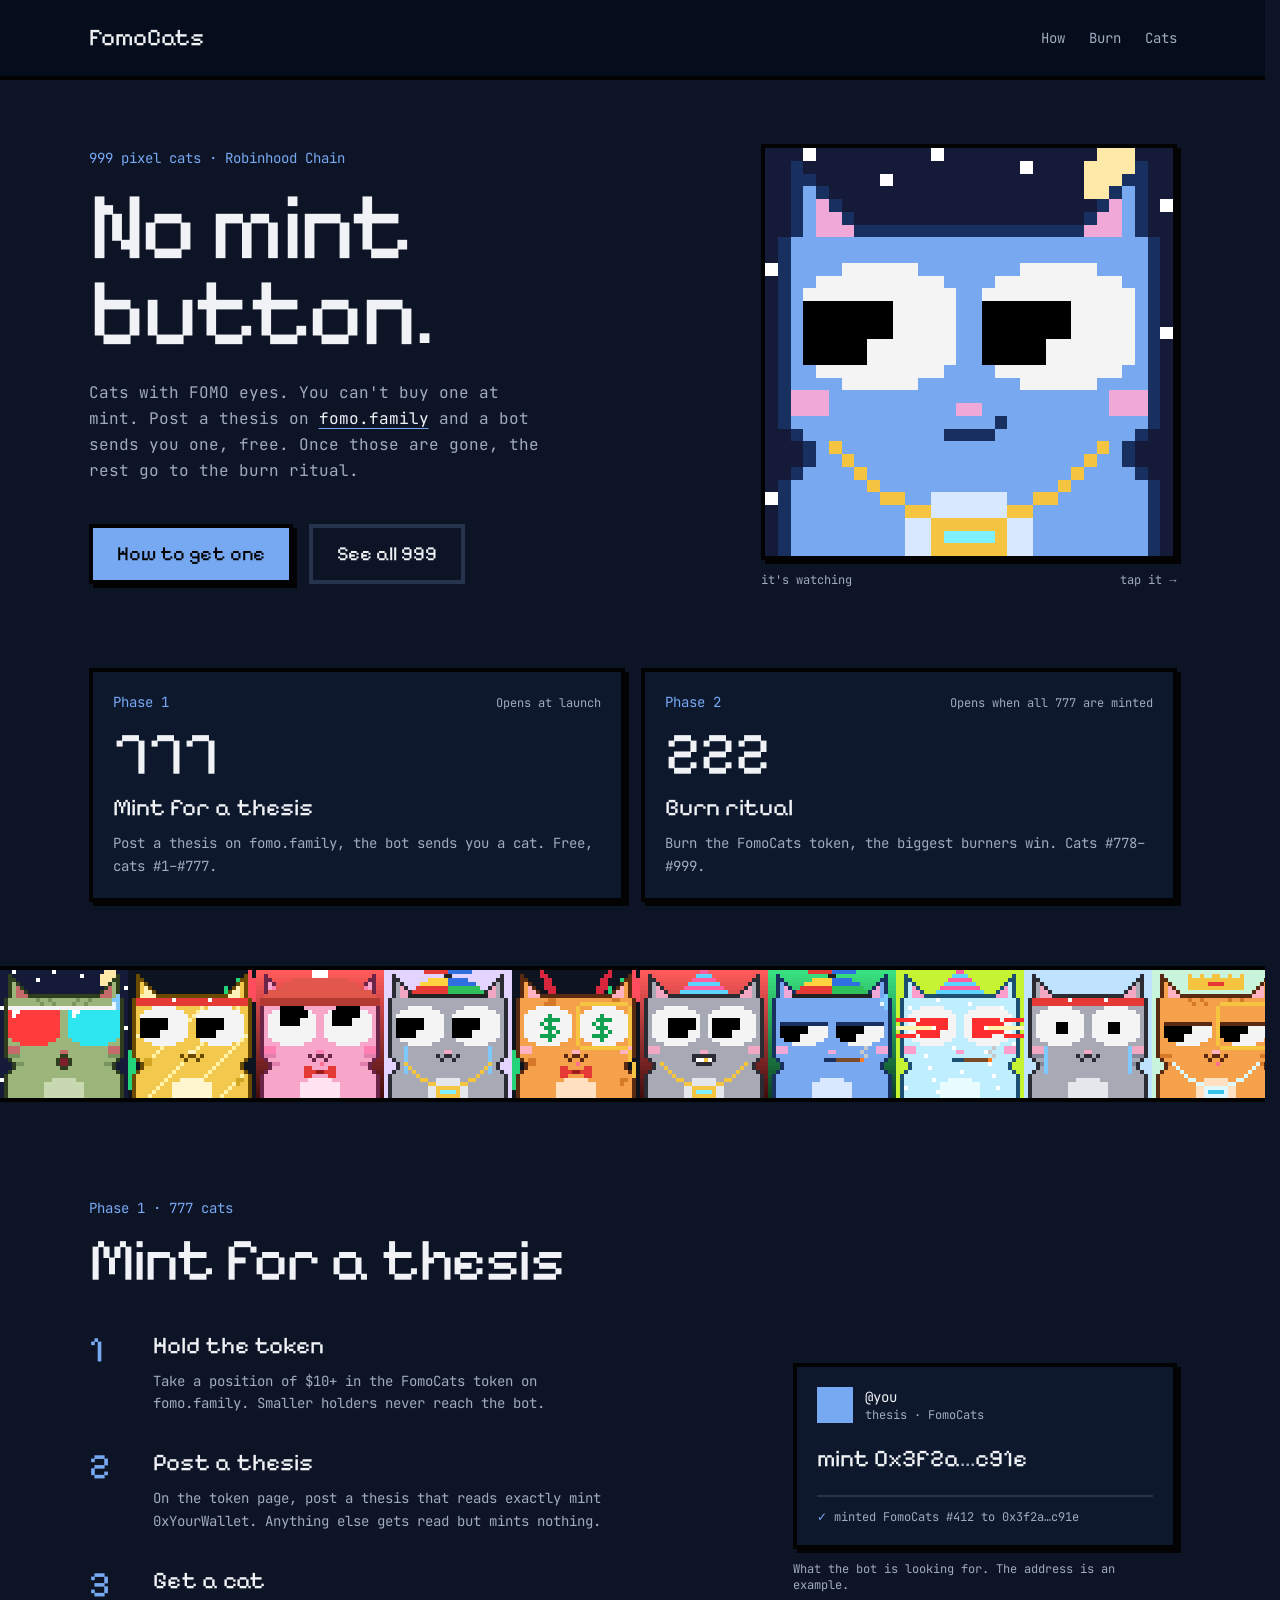
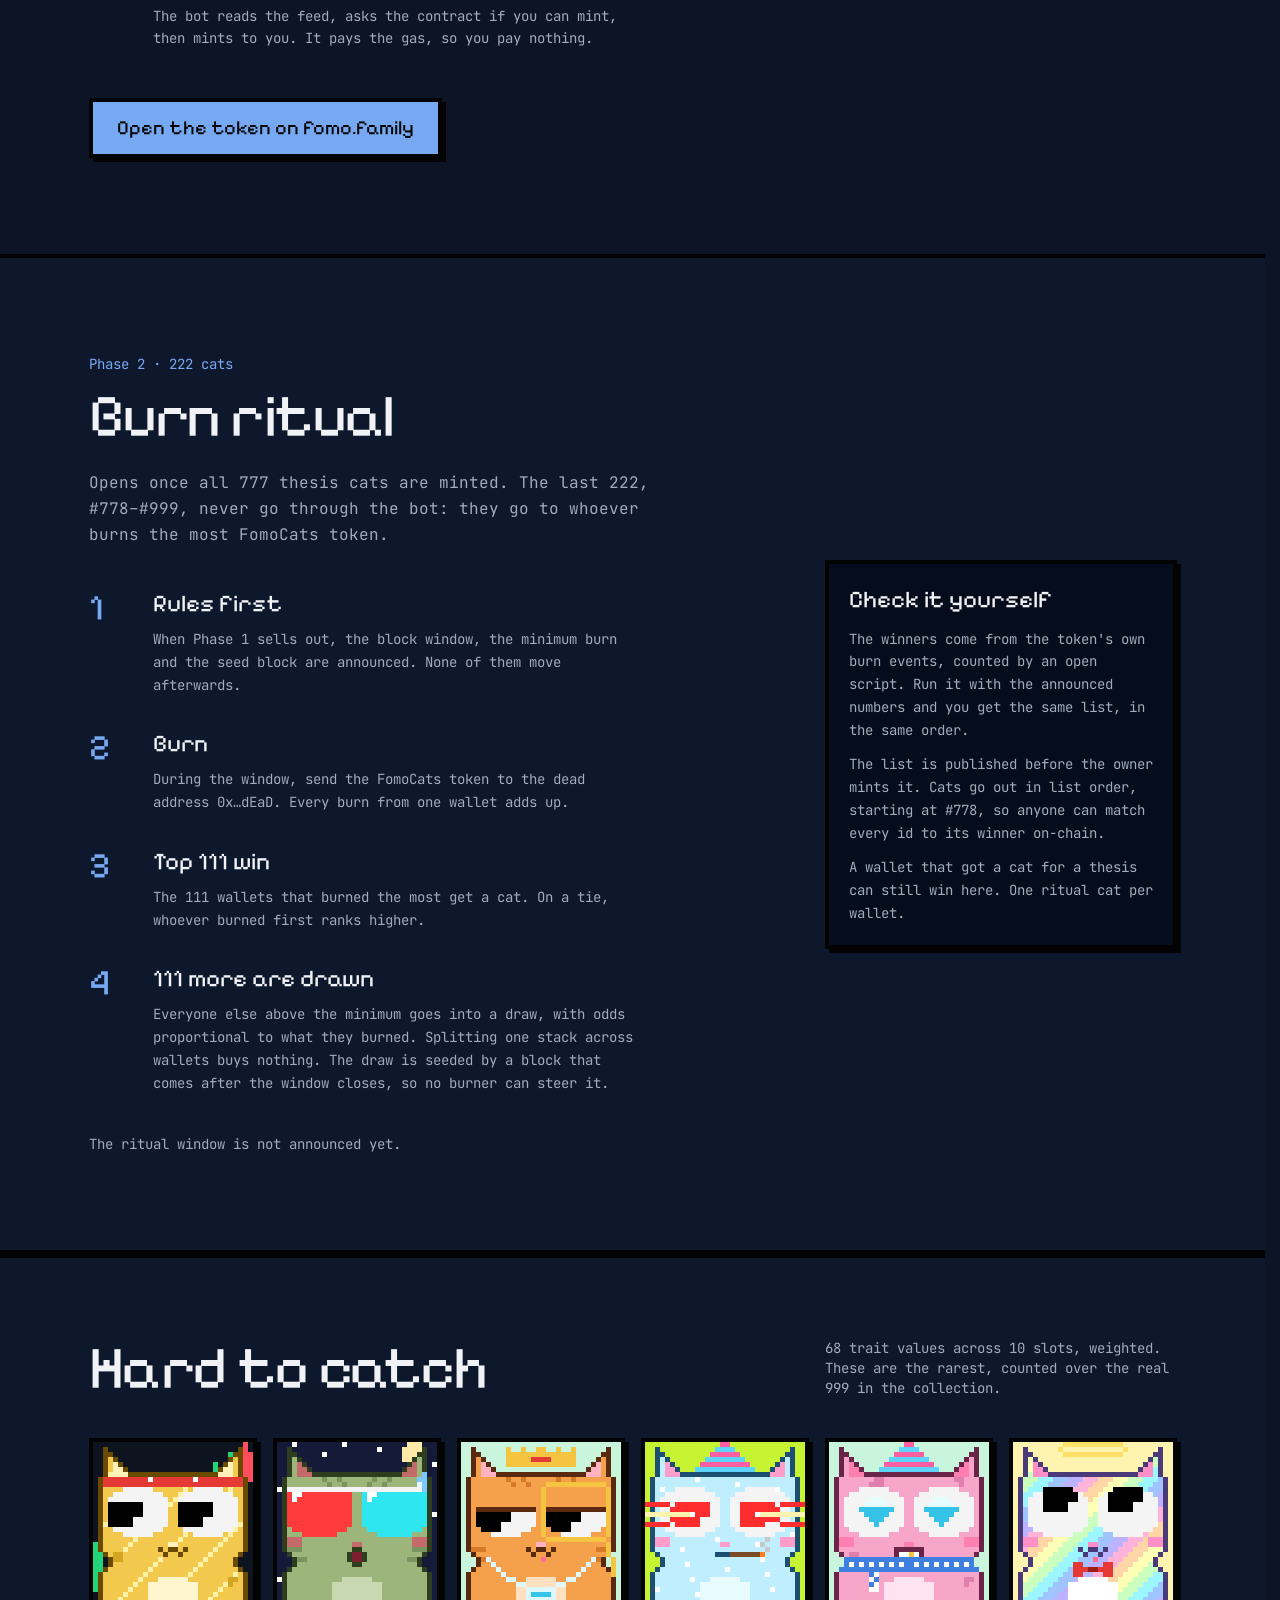
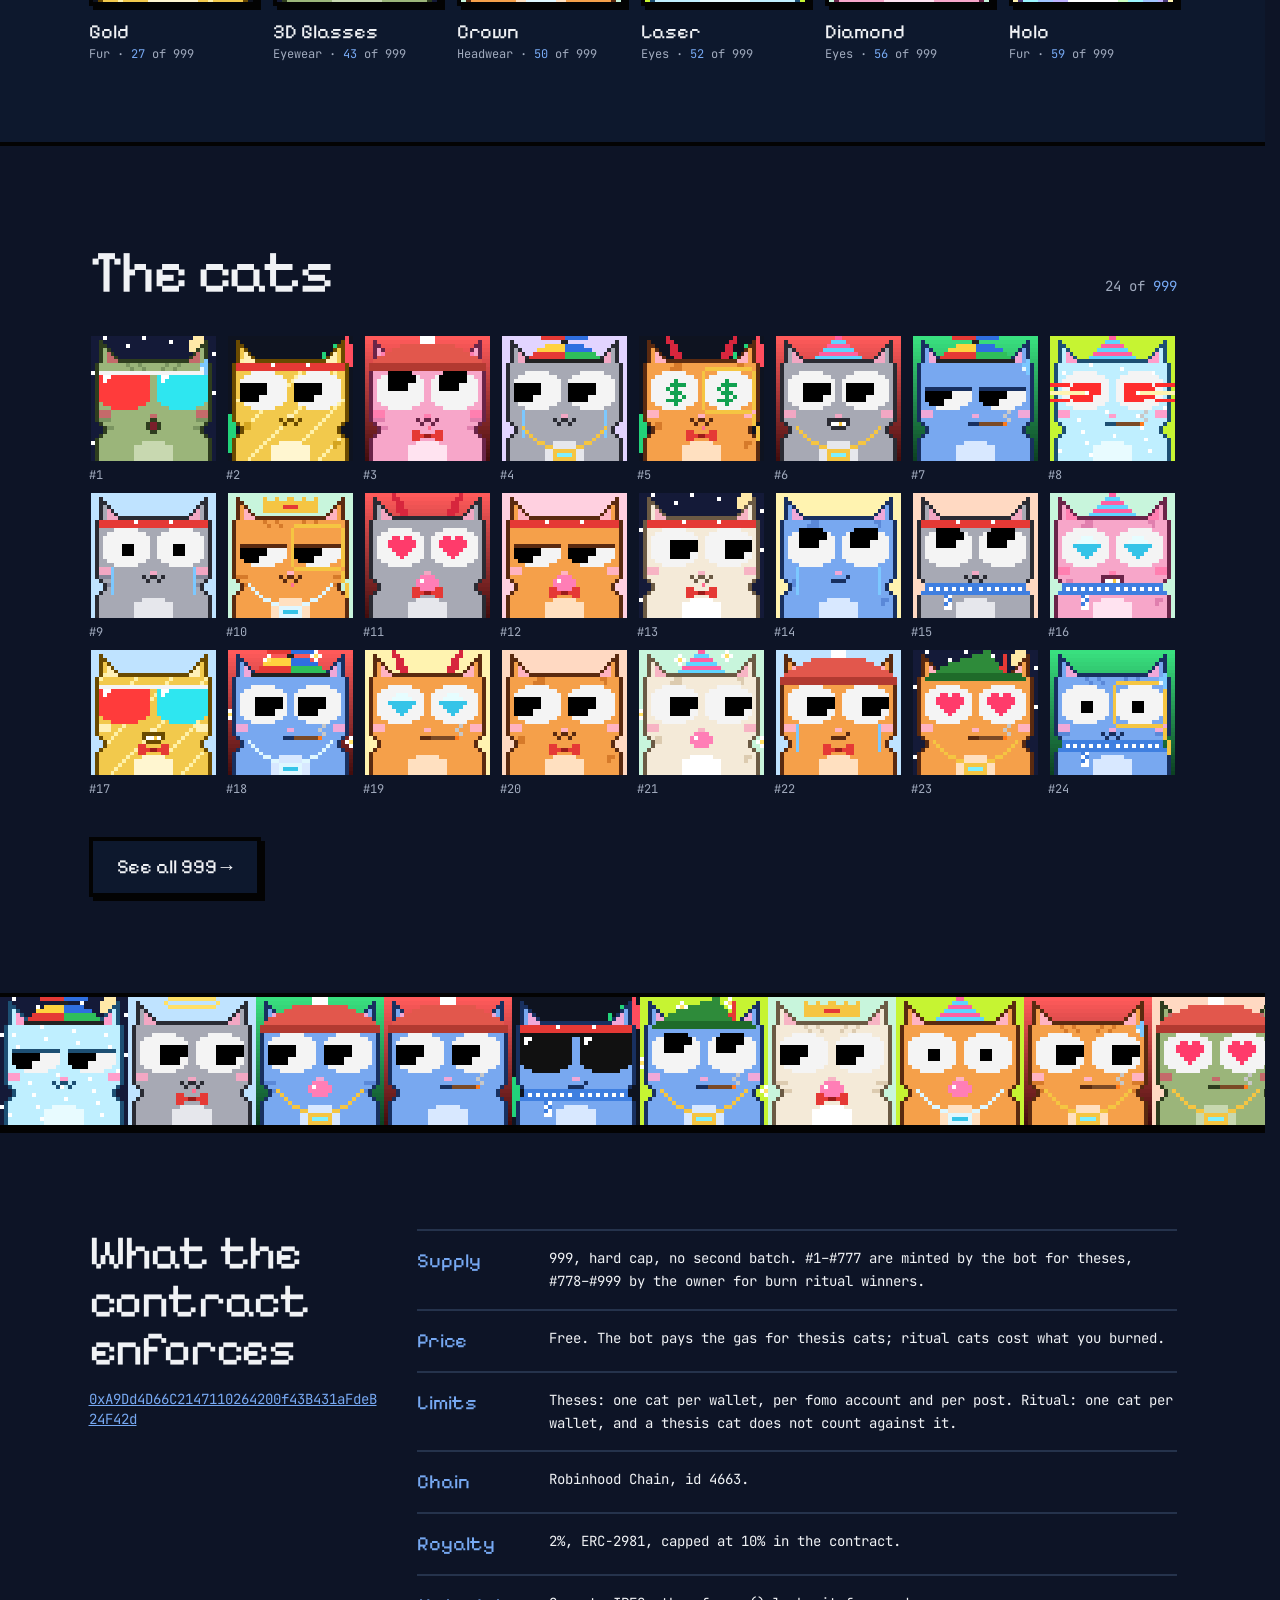
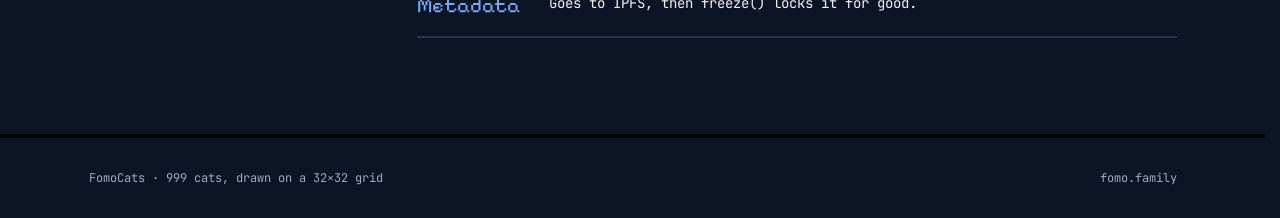
<file: index.html>
<!doctype html>
<html lang="en" style="background: #0d1426">
  <head>
    <meta charset="UTF-8" />
    <meta name="viewport" content="width=device-width, initial-scale=1.0, viewport-fit=cover" />
    <title>FomoCats: 999 pixel cats on Robinhood Chain</title>
    <meta name="description" content="999 pixel cats with FOMO eyes on Robinhood Chain. No mint button: 777 go to theses posted on fomo.family, 222 to the biggest burners in the ritual." />
    <meta name="theme-color" content="#0d1426" />
    <link rel="canonical" href="https://fomocats.fun/" />

    <link rel="icon" href="/favicon.svg" type="image/svg+xml" />
    <link rel="icon" href="/favicon-32.png" type="image/png" sizes="32x32" />
    <link rel="apple-touch-icon" href="/apple-touch-icon.png" />
    <link rel="manifest" href="/site.webmanifest" />

    <meta property="og:type" content="website" />
    <meta property="og:site_name" content="FomoCats" />
    <meta property="og:title" content="FomoCats: no mint button" />
    <meta property="og:description" content="999 pixel cats with FOMO eyes on Robinhood Chain. Post a thesis on fomo.family and a bot sends you one, or burn for one in the ritual." />
    <meta property="og:url" content="https://fomocats.fun/" />
    <meta property="og:image" content="https://fomocats.fun/og.png" />
    <meta property="og:image:width" content="1200" />
    <meta property="og:image:height" content="630" />
    <meta property="og:image:alt" content="A blue pixel cat with huge side-eyeing FOMO eyes, next to four more cats from the collection" />
    <meta name="twitter:card" content="summary_large_image" />
    <script type="module" crossorigin src="/assets/main-CI7gcL4j.js"></script>
    <link rel="modulepreload" crossorigin href="/assets/Gallery-DrD8gJ0W.js">
    <link rel="stylesheet" crossorigin href="/assets/Gallery-C_ba32G5.css">
  </head>
  <body>
    <div id="root">
      <noscript>
        <h1>FomoCats</h1>
        <p>999 pixel cats with FOMO eyes on Robinhood Chain. There is no mint button: hold the FomoCats token on fomo.family, post a thesis that reads "mint" and your wallet address, and a bot mints you a cat for free, one per wallet. Cats #1–#777 go out this way. The last 222, #778–#999, go to the burn ritual: the 111 wallets that burn the most FomoCats token in an announced window, plus 111 drawn from the other burners with odds by amount burned.</p>
      </noscript>
    </div>
  </body>
</html>
</file>
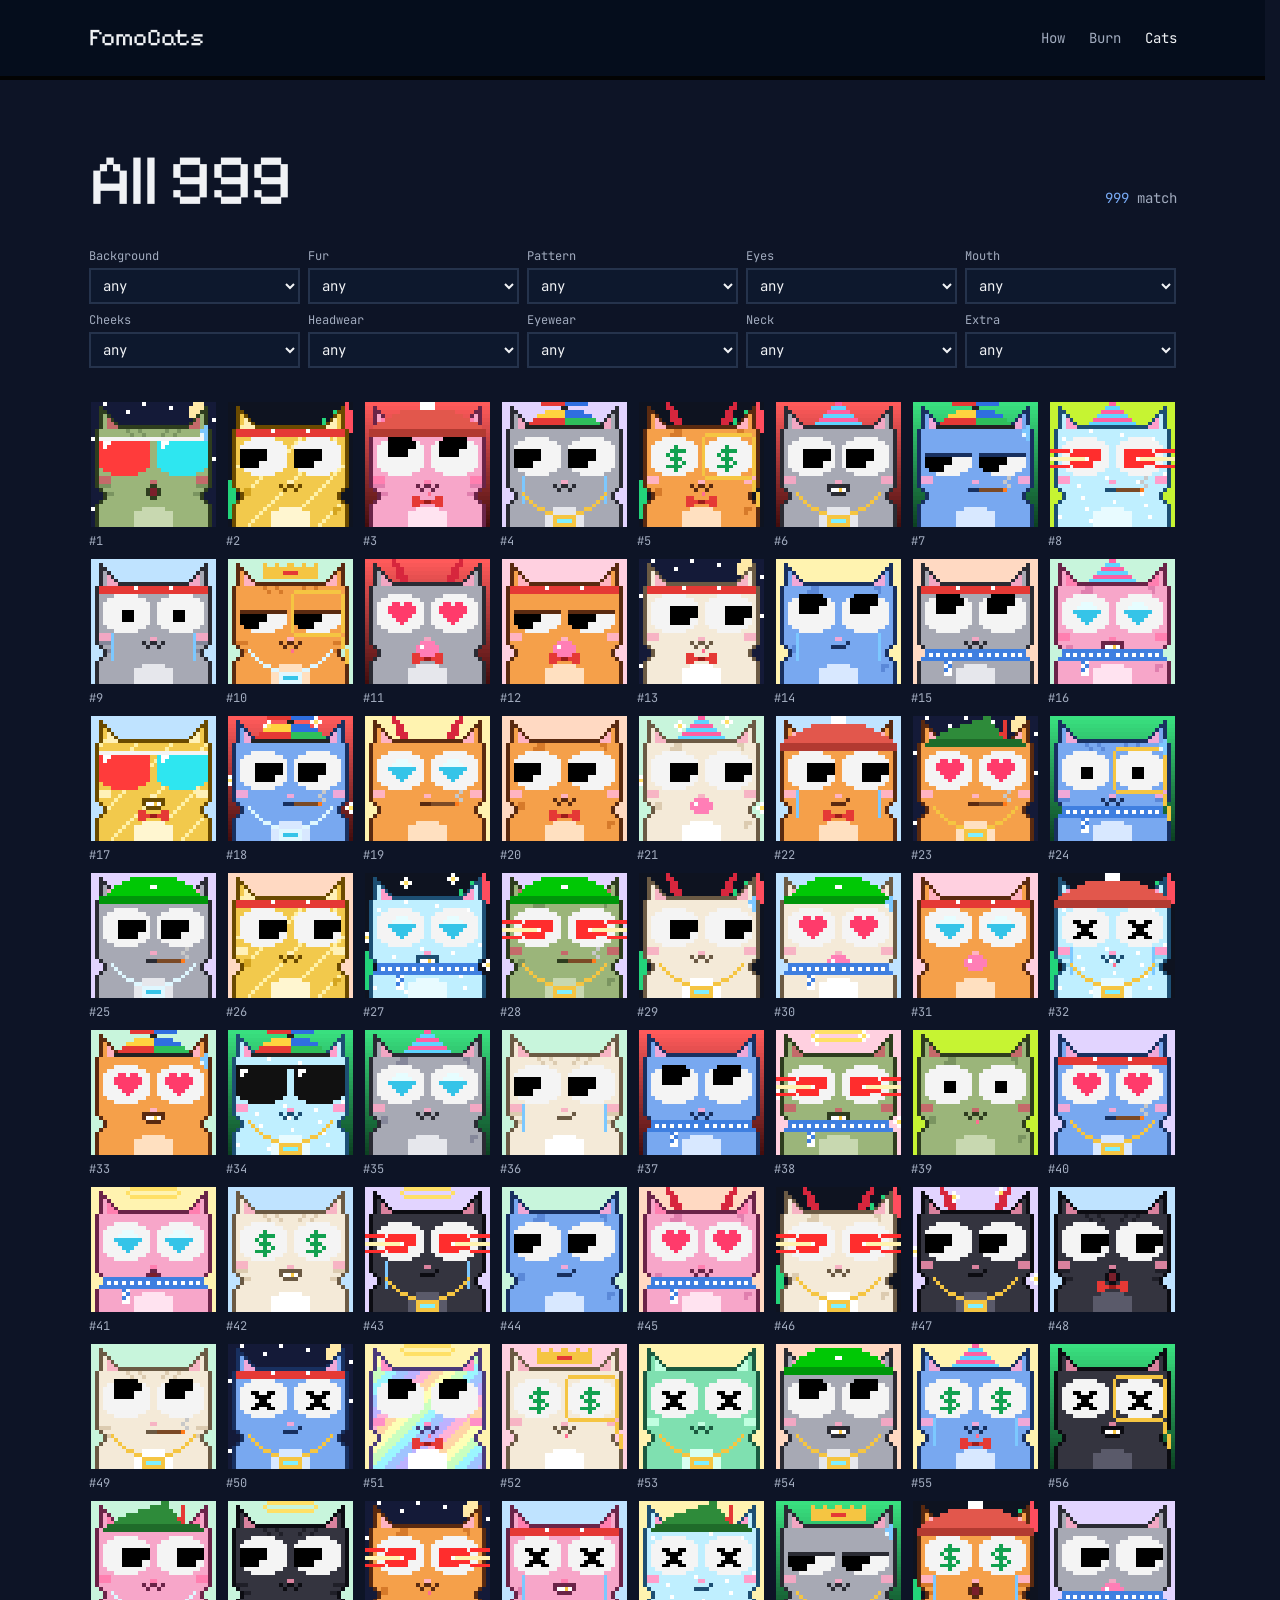
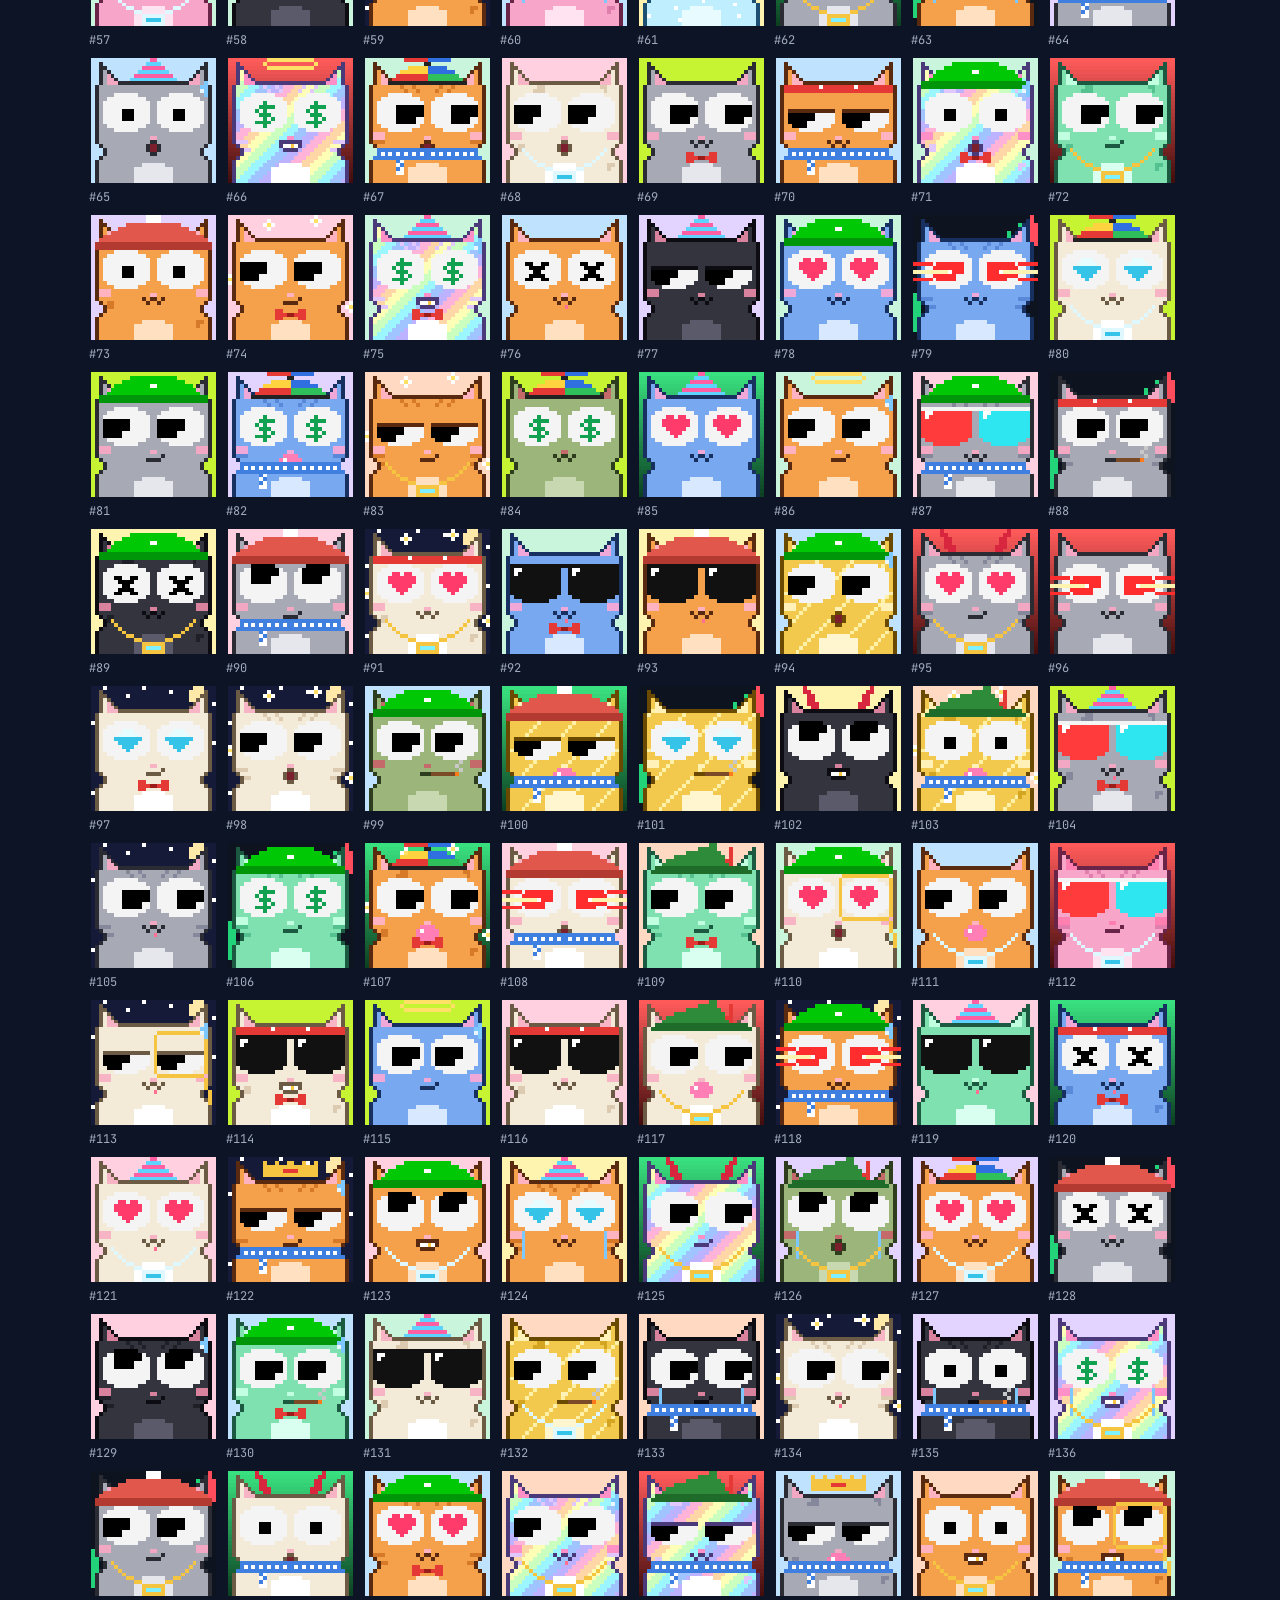
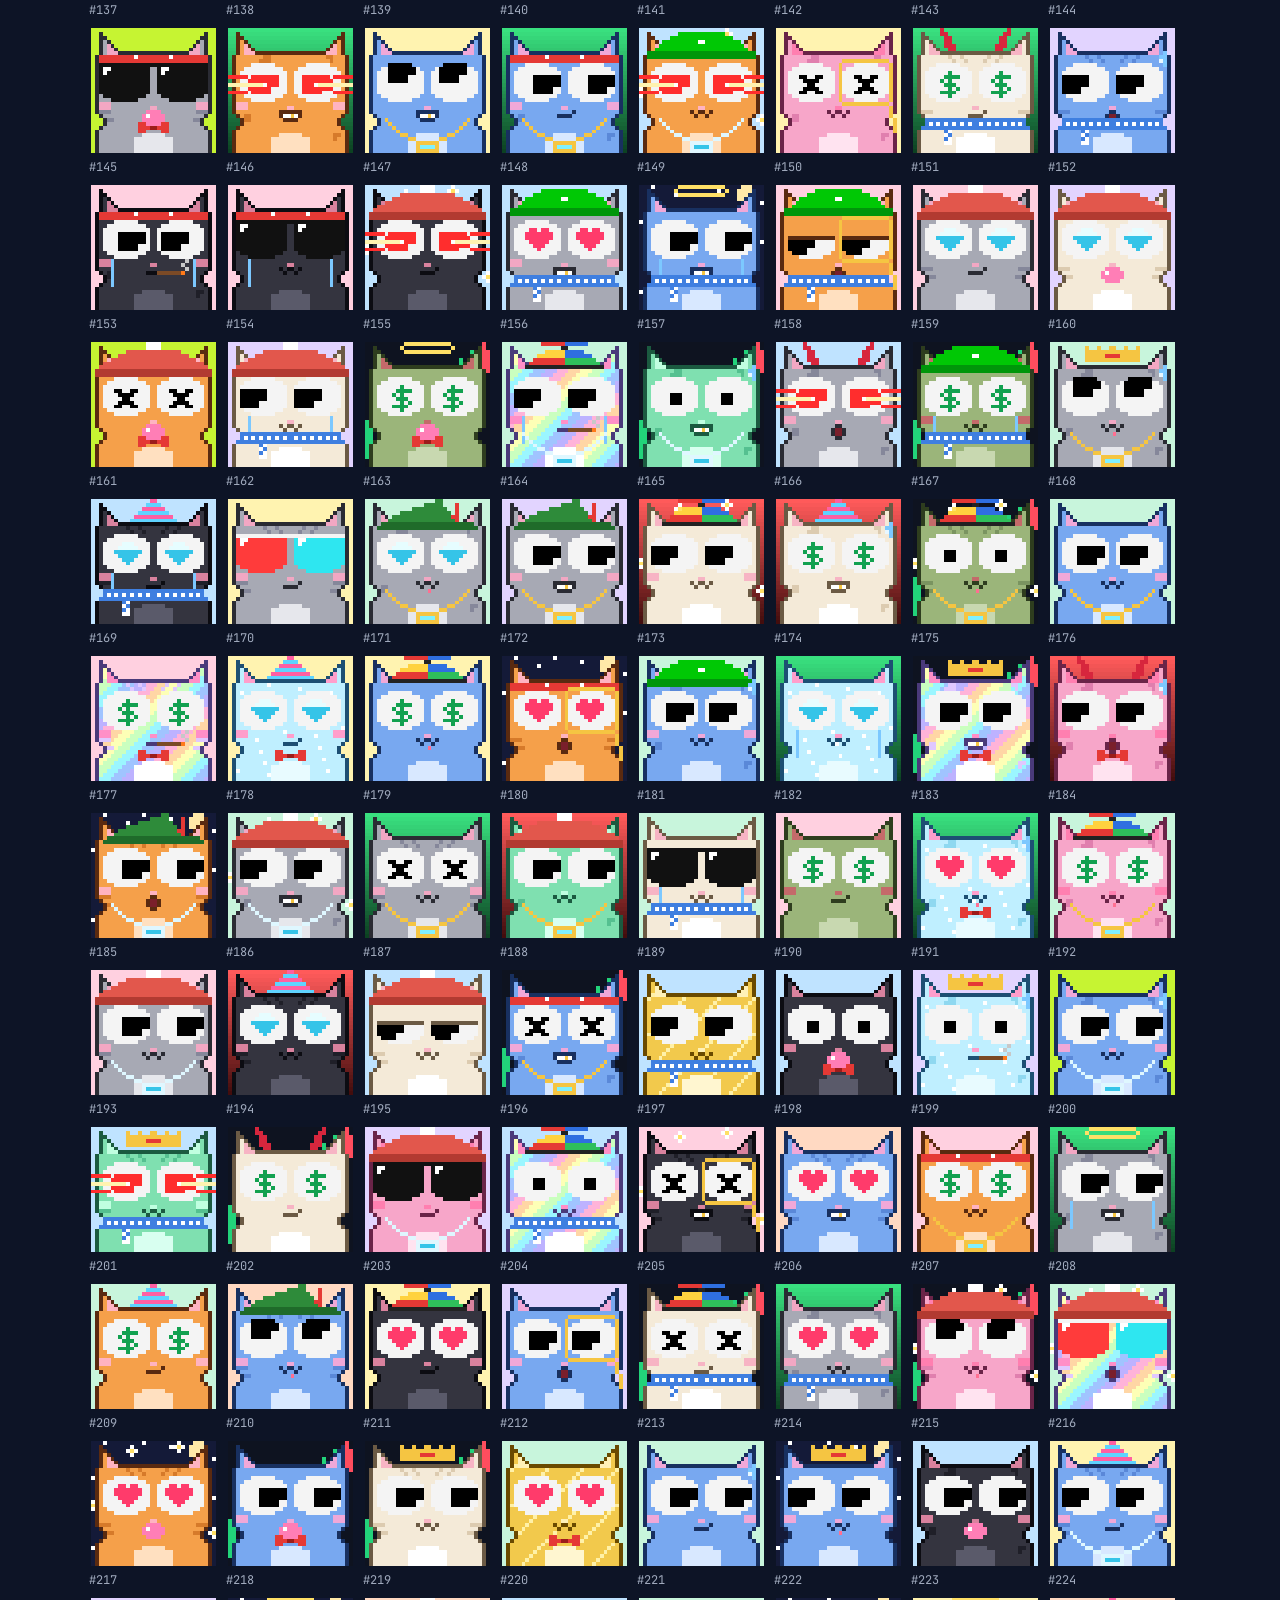
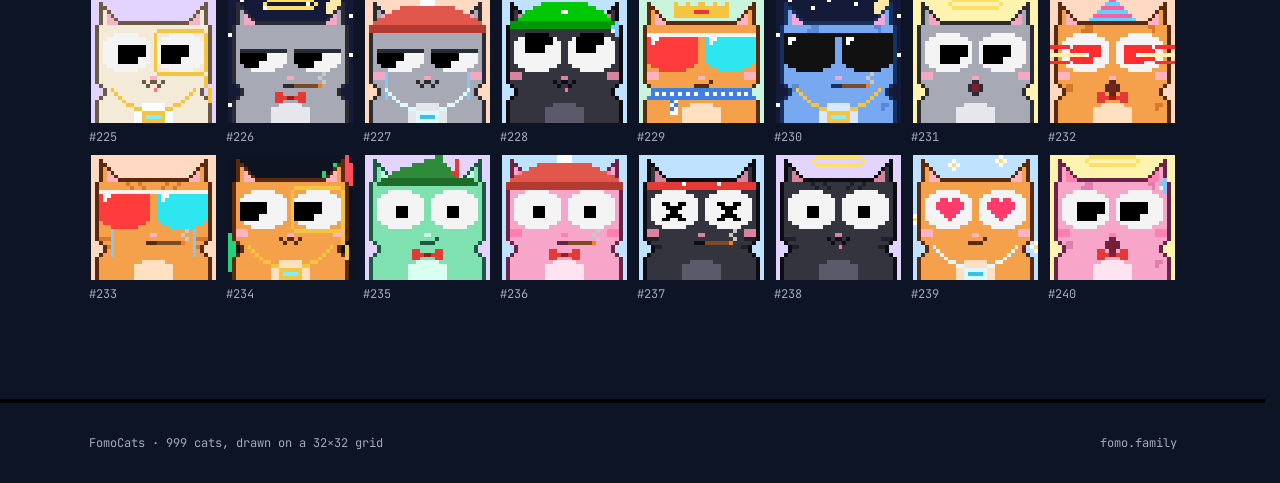
<file: cats/index.html>
<!doctype html>
<html lang="en" style="background: #0d1426">
  <head>
    <meta charset="UTF-8" />
    <meta name="viewport" content="width=device-width, initial-scale=1.0, viewport-fit=cover" />
    <title>All 999 FomoCats</title>
    <meta name="description" content="Every FomoCat, filterable by fur, eyes, headwear and seven more traits. 999 pixel cats on Robinhood Chain." />
    <meta name="theme-color" content="#0d1426" />
    <link rel="canonical" href="https://fomocats.fun/cats/" />

    <link rel="icon" href="/favicon.svg" type="image/svg+xml" />
    <link rel="icon" href="/favicon-32.png" type="image/png" sizes="32x32" />
    <link rel="apple-touch-icon" href="/apple-touch-icon.png" />
    <link rel="manifest" href="/site.webmanifest" />

    <meta property="og:type" content="website" />
    <meta property="og:site_name" content="FomoCats" />
    <meta property="og:title" content="All 999 FomoCats" />
    <meta property="og:description" content="Every FomoCat, filterable by trait. 999 pixel cats with FOMO eyes on Robinhood Chain." />
    <meta property="og:url" content="https://fomocats.fun/cats/" />
    <meta property="og:image" content="https://fomocats.fun/og.png" />
    <meta property="og:image:width" content="1200" />
    <meta property="og:image:height" content="630" />
    <meta property="og:image:alt" content="A blue pixel cat with huge side-eyeing FOMO eyes, next to four more cats from the collection" />
    <meta name="twitter:card" content="summary_large_image" />
    <script type="module" crossorigin src="/assets/cats-Dourq9dD.js"></script>
    <link rel="modulepreload" crossorigin href="/assets/Gallery-DrD8gJ0W.js">
    <link rel="stylesheet" crossorigin href="/assets/Gallery-C_ba32G5.css">
  </head>
  <body>
    <div id="root">
      <noscript>
        <h1>All 999 FomoCats</h1>
        <p>The cats are drawn in your browser from the collection's own generator, so this page needs JavaScript.</p>
      </noscript>
    </div>
  </body>
</html>
</file>
<file: assets/Gallery-C_ba32G5.css>
/*! tailwindcss v4.3.3 | MIT License | https://tailwindcss.com */
@layer properties{@supports (((-webkit-hyphens:none)) and (not (margin-trim:inline))) or ((-moz-orient:inline) and (not (color:rgb(from red r g b)))){*,:before,:after,::backdrop{--tw-space-y-reverse:0;--tw-divide-y-reverse:0;--tw-border-style:solid;--tw-leading:initial;--tw-tracking:initial;--tw-ordinal:initial;--tw-slashed-zero:initial;--tw-numeric-figure:initial;--tw-numeric-spacing:initial;--tw-numeric-fraction:initial;--tw-blur:initial;--tw-brightness:initial;--tw-contrast:initial;--tw-grayscale:initial;--tw-hue-rotate:initial;--tw-invert:initial;--tw-opacity:initial;--tw-saturate:initial;--tw-sepia:initial;--tw-drop-shadow:initial;--tw-drop-shadow-color:initial;--tw-drop-shadow-alpha:100%;--tw-drop-shadow-size:initial;--tw-translate-x:0;--tw-translate-y:0;--tw-translate-z:0;--tw-shadow:0 0 #0000;--tw-shadow-color:initial;--tw-shadow-alpha:100%;--tw-inset-shadow:0 0 #0000;--tw-inset-shadow-color:initial;--tw-inset-shadow-alpha:100%;--tw-ring-color:initial;--tw-ring-shadow:0 0 #0000;--tw-inset-ring-color:initial;--tw-inset-ring-shadow:0 0 #0000;--tw-ring-inset:initial;--tw-ring-offset-width:0px;--tw-ring-offset-color:#fff;--tw-ring-offset-shadow:0 0 #0000}}}@layer theme{:root,:host{--font-sans:-apple-system, BlinkMacSystemFont, "Segoe UI", Roboto, "Helvetica Neue", "Noto Sans", Arial, sans-serif, "Apple Color Emoji", "Segoe UI Emoji", "Segoe UI Symbol", "Noto Color Emoji";--font-mono:"JetBrains Mono Variable", ui-monospace, monospace;--spacing:.25rem;--container-6xl:72rem;--text-xs:.75rem;--text-xs--line-height:calc(1 / .75);--text-sm:.875rem;--text-sm--line-height:calc(1.25 / .875);--text-base:1rem;--text-base--line-height:calc(1.5 / 1);--text-lg:1.125rem;--text-lg--line-height:calc(1.75 / 1.125);--text-xl:1.25rem;--text-xl--line-height:calc(1.75 / 1.25);--text-2xl:1.5rem;--text-2xl--line-height:calc(2 / 1.5);--text-3xl:1.875rem;--text-3xl--line-height:calc(2.25 / 1.875);--text-4xl:2.25rem;--text-4xl--line-height:calc(2.5 / 2.25);--text-5xl:3rem;--text-5xl--line-height:1;--text-6xl:3.75rem;--text-6xl--line-height:1;--text-7xl:4.5rem;--text-7xl--line-height:1;--text-8xl:6rem;--text-8xl--line-height:1;--tracking-tight:-.025em;--leading-relaxed:1.625;--default-transition-duration:.15s;--default-transition-timing-function:cubic-bezier(.4, 0, .2, 1);--default-font-family:var(--font-sans);--default-mono-font-family:var(--font-mono);--color-ground:oklch(16% .035 262);--color-panel:oklch(21% .045 262);--color-line:oklch(32% .05 262);--color-ink:oklch(96% .005 262);--color-dim:oklch(74% .03 262);--color-fur:oklch(73% .12 258);--color-pupil:oklch(10% 0 0);--font-pixel:"Pixelify Sans Variable", monospace}}@layer base{*,:after,:before,::backdrop{box-sizing:border-box;border:0 solid;margin:0;padding:0}::file-selector-button{box-sizing:border-box;border:0 solid;margin:0;padding:0}html,:host{-webkit-text-size-adjust:100%;tab-size:4;line-height:1.5;font-family:var(--default-font-family,-apple-system, BlinkMacSystemFont, "Segoe UI", Roboto, "Helvetica Neue", "Noto Sans", Arial, sans-serif, "Apple Color Emoji", "Segoe UI Emoji", "Segoe UI Symbol", "Noto Color Emoji");font-feature-settings:var(--default-font-feature-settings,normal);font-variation-settings:var(--default-font-variation-settings,normal);-webkit-tap-highlight-color:transparent}hr{height:0;color:inherit;border-top-width:1px}abbr:where([title]){-webkit-text-decoration:underline dotted;text-decoration:underline dotted}h1,h2,h3,h4,h5,h6{font-size:inherit;font-weight:inherit}a{color:inherit;-webkit-text-decoration:inherit;-webkit-text-decoration:inherit;-webkit-text-decoration:inherit;-webkit-text-decoration:inherit;text-decoration:inherit}b,strong{font-weight:bolder}code,kbd,samp,pre{font-family:var(--default-mono-font-family,ui-monospace, SFMono-Regular, Menlo, Monaco, Consolas, "Liberation Mono", "Courier New", monospace);font-feature-settings:var(--default-mono-font-feature-settings,normal);font-variation-settings:var(--default-mono-font-variation-settings,normal);font-size:1em}small{font-size:80%}sub,sup{vertical-align:baseline;font-size:75%;line-height:0;position:relative}sub{bottom:-.25em}sup{top:-.5em}table{text-indent:0;border-color:inherit;border-collapse:collapse}:-moz-focusring:where(:not(iframe)){outline:auto}progress{vertical-align:baseline}summary{display:list-item}ol,ul,menu{list-style:none}img,svg,video,canvas,audio,iframe,embed,object{vertical-align:middle;display:block}img,video{max-width:100%;height:auto}button,input,select,optgroup,textarea{font:inherit;font-feature-settings:inherit;font-variation-settings:inherit;letter-spacing:inherit;color:inherit;opacity:1;background-color:#0000;border-radius:0}::file-selector-button{font:inherit;font-feature-settings:inherit;font-variation-settings:inherit;letter-spacing:inherit;color:inherit;opacity:1;background-color:#0000;border-radius:0}:where(select:is([multiple],[size])) optgroup{font-weight:bolder}:where(select:is([multiple],[size])) optgroup option{padding-inline-start:20px}::file-selector-button{margin-inline-end:4px}::placeholder{opacity:1}@supports (not ((-webkit-appearance:-apple-pay-button))) or (contain-intrinsic-size:1px){::placeholder{color:currentColor}@supports (color:color-mix(in lab, red, red)){::placeholder{color:color-mix(in oklab, currentcolor 50%, transparent)}}}textarea{resize:vertical}::-webkit-search-decoration{-webkit-appearance:none}::-webkit-date-and-time-value{min-height:1lh;text-align:inherit}::-webkit-datetime-edit{display:inline-flex}::-webkit-datetime-edit-fields-wrapper{padding:0}::-webkit-datetime-edit{padding-block:0}::-webkit-datetime-edit-year-field{padding-block:0}::-webkit-datetime-edit-month-field{padding-block:0}::-webkit-datetime-edit-day-field{padding-block:0}::-webkit-datetime-edit-hour-field{padding-block:0}::-webkit-datetime-edit-minute-field{padding-block:0}::-webkit-datetime-edit-second-field{padding-block:0}::-webkit-datetime-edit-millisecond-field{padding-block:0}::-webkit-datetime-edit-meridiem-field{padding-block:0}::-webkit-calendar-picker-indicator{line-height:1}:-moz-ui-invalid{box-shadow:none}button,input:where([type=button],[type=reset],[type=submit]){appearance:button}::file-selector-button{appearance:button}::-webkit-inner-spin-button{height:auto}::-webkit-outer-spin-button{height:auto}[hidden]:where(:not([hidden=until-found])){display:none!important}}@layer components;@layer utilities{.absolute{position:absolute}.static{position:static}.sticky{position:sticky}.top-0{top:0}.z-40{z-index:40}.order-first{order:-9999}.m-auto{margin:auto}.mx-auto{margin-inline:auto}.-my-1\.5{margin-block:calc(var(--spacing) * -1.5)}.-my-3{margin-block:calc(var(--spacing) * -3)}.-my-3\.5{margin-block:calc(var(--spacing) * -3.5)}.mt-1{margin-top:var(--spacing)}.mt-2{margin-top:calc(var(--spacing) * 2)}.mt-3{margin-top:calc(var(--spacing) * 3)}.mt-4{margin-top:calc(var(--spacing) * 4)}.mt-5{margin-top:calc(var(--spacing) * 5)}.mt-6{margin-top:calc(var(--spacing) * 6)}.mt-8{margin-top:calc(var(--spacing) * 8)}.mt-10{margin-top:calc(var(--spacing) * 10)}.mt-12{margin-top:calc(var(--spacing) * 12)}.-mr-3{margin-right:calc(var(--spacing) * -3)}.ml-1{margin-left:var(--spacing)}.block{display:block}.contents{display:contents}.flex{display:flex}.grid{display:grid}.hidden{display:none}.inline{display:inline}.aspect-square{aspect-ratio:1}.size-9{width:calc(var(--spacing) * 9);height:calc(var(--spacing) * 9)}.size-24{width:calc(var(--spacing) * 24);height:calc(var(--spacing) * 24)}.h-px{height:1px}.max-h-\[90dvh\]{max-height:90dvh}.min-h-dvh{min-height:100dvh}.w-\[min\(92vw\,24rem\)\]{width:min(92vw,24rem)}.w-full{width:100%}.w-max{width:max-content}.max-w-6xl{max-width:var(--container-6xl)}.max-w-\[16rem\]{max-width:16rem}.max-w-\[44ch\]{max-width:44ch}.max-w-\[46ch\]{max-width:46ch}.max-w-\[60ch\]{max-width:60ch}.cursor-pointer{cursor:pointer}.scroll-mt-16{scroll-margin-top:calc(var(--spacing) * 16)}.grid-cols-2{grid-template-columns:repeat(2,minmax(0,1fr))}.grid-cols-3{grid-template-columns:repeat(3,minmax(0,1fr))}.grid-cols-\[3rem_1fr\]{grid-template-columns:3rem 1fr}.grid-cols-\[auto_1fr\]{grid-template-columns:auto 1fr}.flex-col{flex-direction:column}.flex-wrap{flex-wrap:wrap}.items-baseline{align-items:baseline}.items-center{align-items:center}.items-end{align-items:flex-end}.justify-between{justify-content:space-between}.gap-1{gap:var(--spacing)}.gap-2{gap:calc(var(--spacing) * 2)}.gap-3{gap:calc(var(--spacing) * 3)}.gap-4{gap:calc(var(--spacing) * 4)}.gap-10{gap:calc(var(--spacing) * 10)}.gap-12{gap:calc(var(--spacing) * 12)}:where(.space-y-8>:not(:last-child)){--tw-space-y-reverse:0;margin-block-start:calc(calc(var(--spacing) * 8) * var(--tw-space-y-reverse));margin-block-end:calc(calc(var(--spacing) * 8) * calc(1 - var(--tw-space-y-reverse)))}.gap-x-4{column-gap:calc(var(--spacing) * 4)}.gap-y-1{row-gap:var(--spacing)}:where(.divide-y-2>:not(:last-child)){--tw-divide-y-reverse:0;border-bottom-style:var(--tw-border-style);border-top-style:var(--tw-border-style);border-top-width:calc(2px * var(--tw-divide-y-reverse));border-bottom-width:calc(2px * calc(1 - var(--tw-divide-y-reverse)))}:where(.divide-line>:not(:last-child)){border-color:var(--color-line)}.self-center{align-self:center}.overflow-hidden{overflow:hidden}.overflow-x-clip{overflow-x:clip}.border-2{border-style:var(--tw-border-style);border-width:2px}.border-4{border-style:var(--tw-border-style);border-width:4px}.border-y-2{border-block-style:var(--tw-border-style);border-block-width:2px}.border-y-4{border-block-style:var(--tw-border-style);border-block-width:4px}.border-t-2{border-top-style:var(--tw-border-style);border-top-width:2px}.border-t-4{border-top-style:var(--tw-border-style);border-top-width:4px}.border-b-4{border-bottom-style:var(--tw-border-style);border-bottom-width:4px}.border-line{border-color:var(--color-line)}.border-pupil{border-color:var(--color-pupil)}.border-transparent{border-color:#0000}.bg-fur{background-color:var(--color-fur)}.bg-ground{background-color:var(--color-ground)}.bg-panel{background-color:var(--color-panel)}.bg-pupil{background-color:var(--color-pupil)}.p-0{padding:0}.p-5{padding:calc(var(--spacing) * 5)}.px-2{padding-inline:calc(var(--spacing) * 2)}.px-3{padding-inline:calc(var(--spacing) * 3)}.px-4{padding-inline:calc(var(--spacing) * 4)}.px-6{padding-inline:calc(var(--spacing) * 6)}.py-1\.5{padding-block:calc(var(--spacing) * 1.5)}.py-2{padding-block:calc(var(--spacing) * 2)}.py-3{padding-block:calc(var(--spacing) * 3)}.py-3\.5{padding-block:calc(var(--spacing) * 3.5)}.py-4{padding-block:calc(var(--spacing) * 4)}.py-8{padding-block:calc(var(--spacing) * 8)}.py-20{padding-block:calc(var(--spacing) * 20)}.py-24{padding-block:calc(var(--spacing) * 24)}.pt-3{padding-top:calc(var(--spacing) * 3)}.pt-4{padding-top:calc(var(--spacing) * 4)}.pt-12{padding-top:calc(var(--spacing) * 12)}.pr-\[env\(safe-area-inset-right\)\]{padding-right:env(safe-area-inset-right)}.pb-16{padding-bottom:calc(var(--spacing) * 16)}.pb-24{padding-bottom:calc(var(--spacing) * 24)}.pb-\[env\(safe-area-inset-bottom\)\]{padding-bottom:env(safe-area-inset-bottom)}.pl-\[env\(safe-area-inset-left\)\]{padding-left:env(safe-area-inset-left)}.text-center{text-align:center}.text-left{text-align:left}.text-right{text-align:right}.font-pixel{font-family:var(--font-pixel)}.text-2xl{font-size:var(--text-2xl);line-height:var(--tw-leading,var(--text-2xl--line-height))}.text-3xl{font-size:var(--text-3xl);line-height:var(--tw-leading,var(--text-3xl--line-height))}.text-4xl{font-size:var(--text-4xl);line-height:var(--tw-leading,var(--text-4xl--line-height))}.text-5xl{font-size:var(--text-5xl);line-height:var(--tw-leading,var(--text-5xl--line-height))}.text-6xl{font-size:var(--text-6xl);line-height:var(--tw-leading,var(--text-6xl--line-height))}.text-base{font-size:var(--text-base);line-height:var(--tw-leading,var(--text-base--line-height))}.text-lg{font-size:var(--text-lg);line-height:var(--tw-leading,var(--text-lg--line-height))}.text-sm{font-size:var(--text-sm);line-height:var(--tw-leading,var(--text-sm--line-height))}.text-xl{font-size:var(--text-xl);line-height:var(--tw-leading,var(--text-xl--line-height))}.text-xs{font-size:var(--text-xs);line-height:var(--tw-leading,var(--text-xs--line-height))}.leading-\[0\.9\]{--tw-leading:.9;line-height:.9}.leading-none{--tw-leading:1;line-height:1}.leading-relaxed{--tw-leading:var(--leading-relaxed);line-height:var(--leading-relaxed)}.tracking-tight{--tw-tracking:var(--tracking-tight);letter-spacing:var(--tracking-tight)}.break-all{word-break:break-all}.text-dim{color:var(--color-dim)}.text-fur{color:var(--color-fur)}.text-ink{color:var(--color-ink)}.text-pupil{color:var(--color-pupil)}.tabular-nums{--tw-numeric-spacing:tabular-nums;font-variant-numeric:var(--tw-ordinal,) var(--tw-slashed-zero,) var(--tw-numeric-figure,) var(--tw-numeric-spacing,) var(--tw-numeric-fraction,)}.underline{text-decoration-line:underline}.decoration-fur{-webkit-text-decoration-color:var(--color-fur);-webkit-text-decoration-color:var(--color-fur);-webkit-text-decoration-color:var(--color-fur);text-decoration-color:var(--color-fur)}.underline-offset-4{text-underline-offset:4px}.filter{filter:var(--tw-blur,) var(--tw-brightness,) var(--tw-contrast,) var(--tw-grayscale,) var(--tw-hue-rotate,) var(--tw-invert,) var(--tw-saturate,) var(--tw-sepia,) var(--tw-drop-shadow,)}.transition{transition-property:color,background-color,border-color,outline-color,text-decoration-color,fill,stroke,--tw-gradient-from,--tw-gradient-via,--tw-gradient-to,opacity,box-shadow,transform,translate,scale,rotate,filter,-webkit-backdrop-filter,backdrop-filter,display,content-visibility,overlay,pointer-events;transition-timing-function:var(--tw-ease,var(--default-transition-timing-function));transition-duration:var(--tw-duration,var(--default-transition-duration))}.transition-transform{transition-property:transform,translate,scale,rotate;transition-timing-function:var(--tw-ease,var(--default-transition-timing-function));transition-duration:var(--tw-duration,var(--default-transition-duration))}@media (hover:hover){.group-hover\:-translate-y-1:is(:where(.group):hover *){--tw-translate-y:calc(var(--spacing) * -1);translate:var(--tw-translate-x) var(--tw-translate-y)}}.backdrop\:bg-pupil\/80::backdrop{background-color:#030303cc}@supports (color:color-mix(in lab, red, red)){.backdrop\:bg-pupil\/80::backdrop{background-color:color-mix(in oklab, var(--color-pupil) 80%, transparent)}}@media (hover:hover){.hover\:-translate-x-0\.5:hover{--tw-translate-x:calc(var(--spacing) * -.5);translate:var(--tw-translate-x) var(--tw-translate-y)}.hover\:-translate-y-0\.5:hover{--tw-translate-y:calc(var(--spacing) * -.5);translate:var(--tw-translate-x) var(--tw-translate-y)}.hover\:border-fur:hover{border-color:var(--color-fur)}.hover\:border-line:hover{border-color:var(--color-line)}.hover\:bg-line:hover{background-color:var(--color-line)}.hover\:text-ink:hover{color:var(--color-ink)}}.focus\:border-fur:focus{border-color:var(--color-fur)}.focus\:outline-none:focus{--tw-outline-style:none;outline-style:none}.active\:translate-x-1:active{--tw-translate-x:var(--spacing);translate:var(--tw-translate-x) var(--tw-translate-y)}.active\:translate-y-1:active{--tw-translate-y:var(--spacing);translate:var(--tw-translate-x) var(--tw-translate-y)}.active\:border-fur:active{border-color:var(--color-fur)}.active\:shadow-none:active{--tw-shadow:0 0 #0000;box-shadow:var(--tw-inset-shadow), var(--tw-inset-ring-shadow), var(--tw-ring-offset-shadow), var(--tw-ring-shadow), var(--tw-shadow)}.aria-\[current\=page\]\:text-ink[aria-current=page]{color:var(--color-ink)}@media (width>=40rem){.sm\:inline-block{display:inline-block}.sm\:grid-cols-2{grid-template-columns:repeat(2,minmax(0,1fr))}.sm\:grid-cols-3{grid-template-columns:repeat(3,minmax(0,1fr))}.sm\:grid-cols-5{grid-template-columns:repeat(5,minmax(0,1fr))}.sm\:grid-cols-\[8rem_1fr\]{grid-template-columns:8rem 1fr}.sm\:flex-row{flex-direction:row}.sm\:flex-wrap{flex-wrap:wrap}.sm\:text-left{text-align:left}}@media (width>=48rem){.md\:order-last{order:9999}.md\:mt-8{margin-top:calc(var(--spacing) * 8)}.md\:grid{display:grid}.md\:hidden{display:none}.md\:size-32{width:calc(var(--spacing) * 32);height:calc(var(--spacing) * 32)}.md\:max-w-\[26rem\]{max-width:26rem}.md\:grid-cols-3{grid-template-columns:repeat(3,minmax(0,1fr))}.md\:grid-cols-5{grid-template-columns:repeat(5,minmax(0,1fr))}.md\:grid-cols-6{grid-template-columns:repeat(6,minmax(0,1fr))}.md\:grid-cols-\[1fr_22rem\]{grid-template-columns:1fr 22rem}.md\:grid-cols-\[1fr_24rem\]{grid-template-columns:1fr 24rem}.md\:grid-cols-\[1fr_minmax\(0\,26rem\)\]{grid-template-columns:1fr minmax(0,26rem)}.md\:grid-cols-\[18rem_1fr\]{grid-template-columns:18rem 1fr}.md\:gap-12{gap:calc(var(--spacing) * 12)}.md\:px-8{padding-inline:calc(var(--spacing) * 8)}.md\:py-1\.5{padding-block:calc(var(--spacing) * 1.5)}.md\:py-4{padding-block:calc(var(--spacing) * 4)}.md\:pt-16{padding-top:calc(var(--spacing) * 16)}.md\:pb-20{padding-bottom:calc(var(--spacing) * 20)}.md\:text-5xl{font-size:var(--text-5xl);line-height:var(--tw-leading,var(--text-5xl--line-height))}.md\:text-6xl{font-size:var(--text-6xl);line-height:var(--tw-leading,var(--text-6xl--line-height))}.md\:text-7xl{font-size:var(--text-7xl);line-height:var(--tw-leading,var(--text-7xl--line-height))}.md\:text-8xl{font-size:var(--text-8xl);line-height:var(--tw-leading,var(--text-8xl--line-height))}.md\:text-sm{font-size:var(--text-sm);line-height:var(--tw-leading,var(--text-sm--line-height))}}@media (width>=64rem){.lg\:grid-cols-6{grid-template-columns:repeat(6,minmax(0,1fr))}.lg\:grid-cols-8{grid-template-columns:repeat(8,minmax(0,1fr))}}}@font-face{font-family:Pixelify Sans Variable;font-style:normal;font-display:swap;font-weight:400 700;src:url(/assets/pixelify-sans-cyrillic-wght-normal-BfQLqnEI.woff2)format("woff2-variations");unicode-range:U+301,U+400-45F,U+490-491,U+4B0-4B1,U+2116}@font-face{font-family:Pixelify Sans Variable;font-style:normal;font-display:swap;font-weight:400 700;src:url(/assets/pixelify-sans-latin-ext-wght-normal-CsF3XSp0.woff2)format("woff2-variations");unicode-range:U+100-2BA,U+2BD-2C5,U+2C7-2CC,U+2CE-2D7,U+2DD-2FF,U+304,U+308,U+329,U+1D00-1DBF,U+1E00-1E9F,U+1EF2-1EFF,U+2020,U+20A0-20AB,U+20AD-20C0,U+2113,U+2C60-2C7F,U+A720-A7FF}@font-face{font-family:Pixelify Sans Variable;font-style:normal;font-display:swap;font-weight:400 700;src:url(/assets/pixelify-sans-latin-wght-normal-Cbhn5ptY.woff2)format("woff2-variations");unicode-range:U+??,U+131,U+152-153,U+2BB-2BC,U+2C6,U+2DA,U+2DC,U+304,U+308,U+329,U+2000-206F,U+20AC,U+2122,U+2191,U+2193,U+2212,U+2215,U+FEFF,U+FFFD}@font-face{font-family:JetBrains Mono Variable;font-style:normal;font-display:swap;font-weight:100 800;src:url([data-uri])format("woff2-variations");unicode-range:U+460-52F,U+1C80-1C8A,U+20B4,U+2DE0-2DFF,U+A640-A69F,U+FE2E-FE2F}@font-face{font-family:JetBrains Mono Variable;font-style:normal;font-display:swap;font-weight:100 800;src:url(/assets/jetbrains-mono-cyrillic-wght-normal-D73BlboJ.woff2)format("woff2-variations");unicode-range:U+301,U+400-45F,U+490-491,U+4B0-4B1,U+2116}@font-face{font-family:JetBrains Mono Variable;font-style:normal;font-display:swap;font-weight:100 800;src:url(/assets/jetbrains-mono-greek-wght-normal-Bw9x6K1M.woff2)format("woff2-variations");unicode-range:U+370-377,U+37A-37F,U+384-38A,U+38C,U+38E-3A1,U+3A3-3FF}@font-face{font-family:JetBrains Mono Variable;font-style:normal;font-display:swap;font-weight:100 800;src:url(/assets/jetbrains-mono-vietnamese-wght-normal-Bt-aOZkq.woff2)format("woff2-variations");unicode-range:U+102-103,U+110-111,U+128-129,U+168-169,U+1A0-1A1,U+1AF-1B0,U+300-301,U+303-304,U+308-309,U+323,U+329,U+1EA0-1EF9,U+20AB}@font-face{font-family:JetBrains Mono Variable;font-style:normal;font-display:swap;font-weight:100 800;src:url(/assets/jetbrains-mono-latin-ext-wght-normal-DBQx-q_a.woff2)format("woff2-variations");unicode-range:U+100-2BA,U+2BD-2C5,U+2C7-2CC,U+2CE-2D7,U+2DD-2FF,U+304,U+308,U+329,U+1D00-1DBF,U+1E00-1E9F,U+1EF2-1EFF,U+2020,U+20A0-20AB,U+20AD-20C0,U+2113,U+2C60-2C7F,U+A720-A7FF}@font-face{font-family:JetBrains Mono Variable;font-style:normal;font-display:swap;font-weight:100 800;src:url(/assets/jetbrains-mono-latin-wght-normal-B9CIFXIH.woff2)format("woff2-variations");unicode-range:U+??,U+131,U+152-153,U+2BB-2BC,U+2C6,U+2DA,U+2DC,U+304,U+308,U+329,U+2000-206F,U+20AC,U+2122,U+2191,U+2193,U+2212,U+2215,U+FEFF,U+FFFD}html{background:var(--color-ground);color:var(--color-ink);font-family:var(--font-mono);scroll-behavior:smooth;-webkit-tap-highlight-color:transparent;scrollbar-gutter:stable}html:has(dialog[open]){overflow:hidden}.pixelated{image-rendering:pixelated}.font-pixel{font-variant-ligatures:none}.pixel-box{box-shadow:4px 4px 0 0 var(--color-pupil)}@keyframes marquee{to{transform:translate(-50%)}}.marquee{animation:60s linear infinite marquee}@media (prefers-reduced-motion:reduce){html{scroll-behavior:auto}.marquee{animation:none}}@property --tw-space-y-reverse{syntax:"*";inherits:false;initial-value:0}@property --tw-divide-y-reverse{syntax:"*";inherits:false;initial-value:0}@property --tw-border-style{syntax:"*";inherits:false;initial-value:solid}@property --tw-leading{syntax:"*";inherits:false}@property --tw-tracking{syntax:"*";inherits:false}@property --tw-ordinal{syntax:"*";inherits:false}@property --tw-slashed-zero{syntax:"*";inherits:false}@property --tw-numeric-figure{syntax:"*";inherits:false}@property --tw-numeric-spacing{syntax:"*";inherits:false}@property --tw-numeric-fraction{syntax:"*";inherits:false}@property --tw-blur{syntax:"*";inherits:false}@property --tw-brightness{syntax:"*";inherits:false}@property --tw-contrast{syntax:"*";inherits:false}@property --tw-grayscale{syntax:"*";inherits:false}@property --tw-hue-rotate{syntax:"*";inherits:false}@property --tw-invert{syntax:"*";inherits:false}@property --tw-opacity{syntax:"*";inherits:false}@property --tw-saturate{syntax:"*";inherits:false}@property --tw-sepia{syntax:"*";inherits:false}@property --tw-drop-shadow{syntax:"*";inherits:false}@property --tw-drop-shadow-color{syntax:"*";inherits:false}@property --tw-drop-shadow-alpha{syntax:"<percentage>";inherits:false;initial-value:100%}@property --tw-drop-shadow-size{syntax:"*";inherits:false}@property --tw-translate-x{syntax:"*";inherits:false;initial-value:0}@property --tw-translate-y{syntax:"*";inherits:false;initial-value:0}@property --tw-translate-z{syntax:"*";inherits:false;initial-value:0}@property --tw-shadow{syntax:"*";inherits:false;initial-value:0 0 #0000}@property --tw-shadow-color{syntax:"*";inherits:false}@property --tw-shadow-alpha{syntax:"<percentage>";inherits:false;initial-value:100%}@property --tw-inset-shadow{syntax:"*";inherits:false;initial-value:0 0 #0000}@property --tw-inset-shadow-color{syntax:"*";inherits:false}@property --tw-inset-shadow-alpha{syntax:"<percentage>";inherits:false;initial-value:100%}@property --tw-ring-color{syntax:"*";inherits:false}@property --tw-ring-shadow{syntax:"*";inherits:false;initial-value:0 0 #0000}@property --tw-inset-ring-color{syntax:"*";inherits:false}@property --tw-inset-ring-shadow{syntax:"*";inherits:false;initial-value:0 0 #0000}@property --tw-ring-inset{syntax:"*";inherits:false}@property --tw-ring-offset-width{syntax:"<length>";inherits:false;initial-value:0}@property --tw-ring-offset-color{syntax:"*";inherits:false;initial-value:#fff}@property --tw-ring-offset-shadow{syntax:"*";inherits:false;initial-value:0 0 #0000}
</file>
